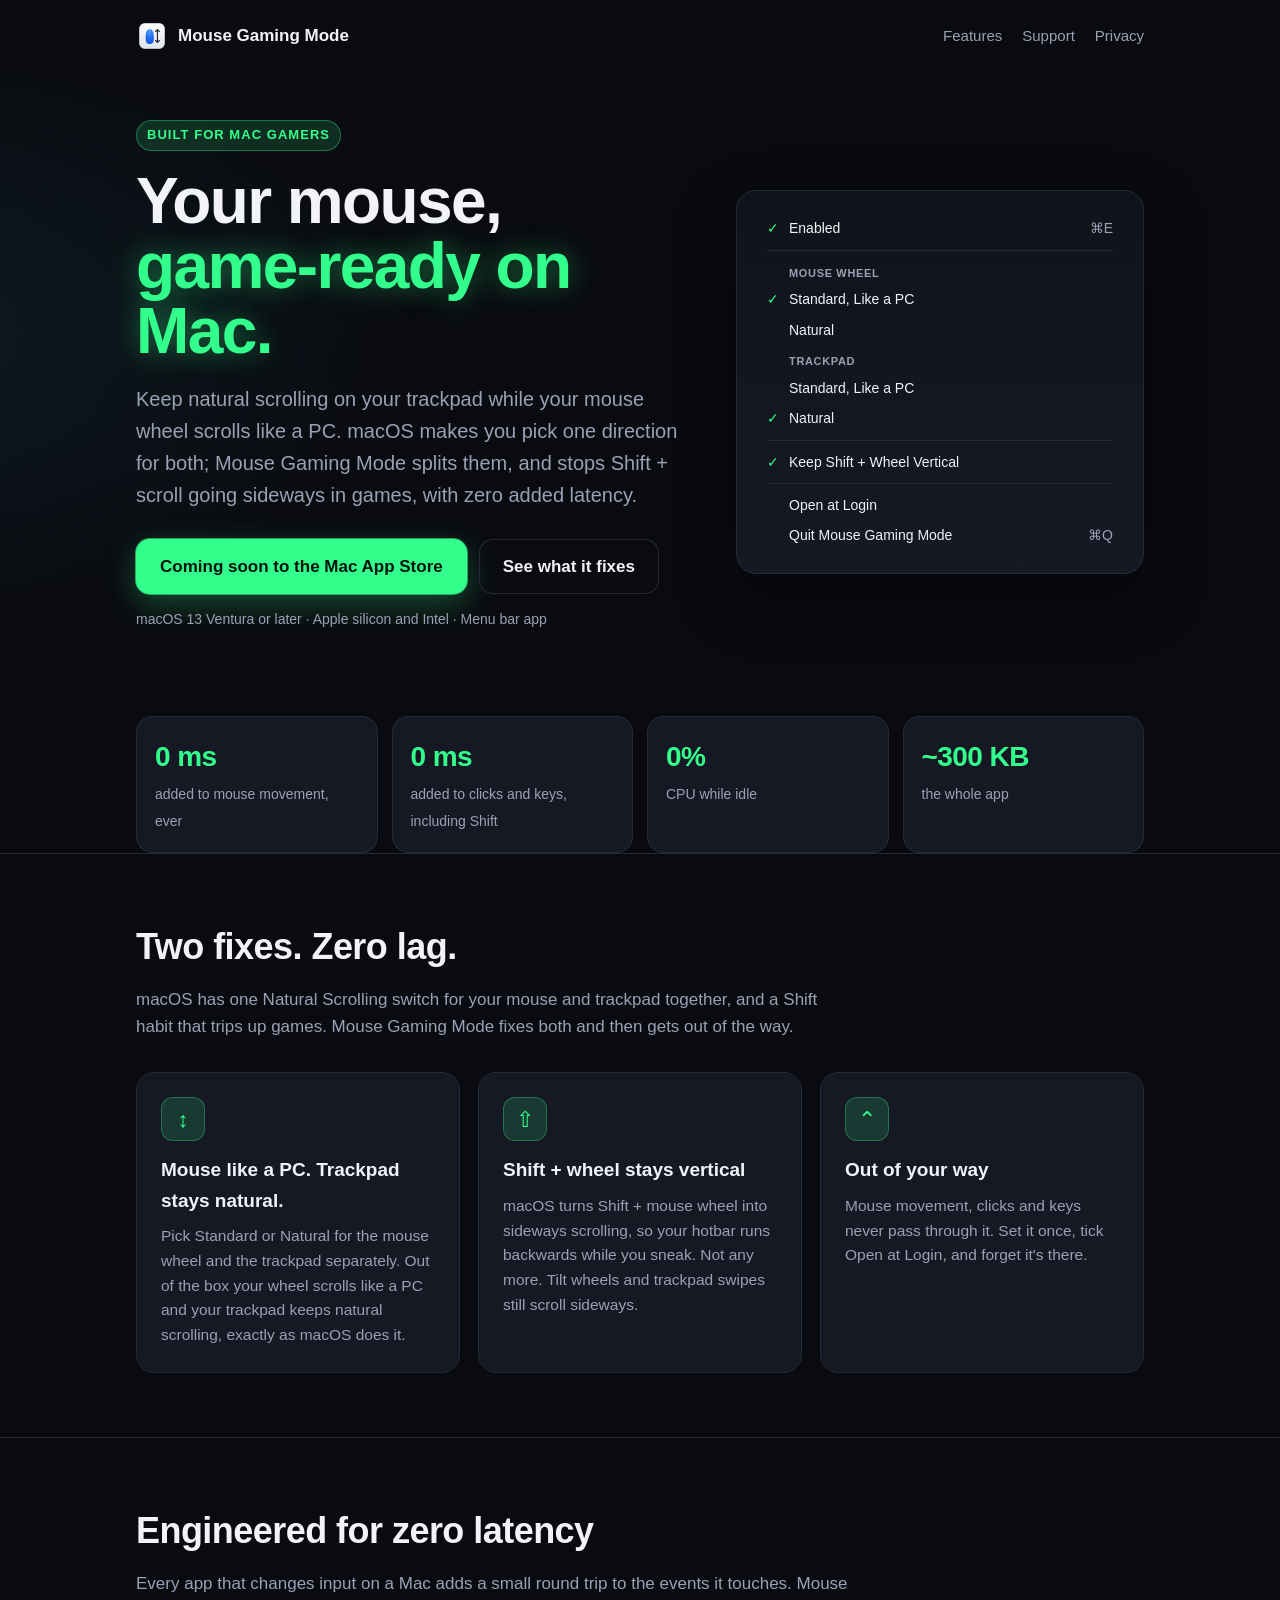
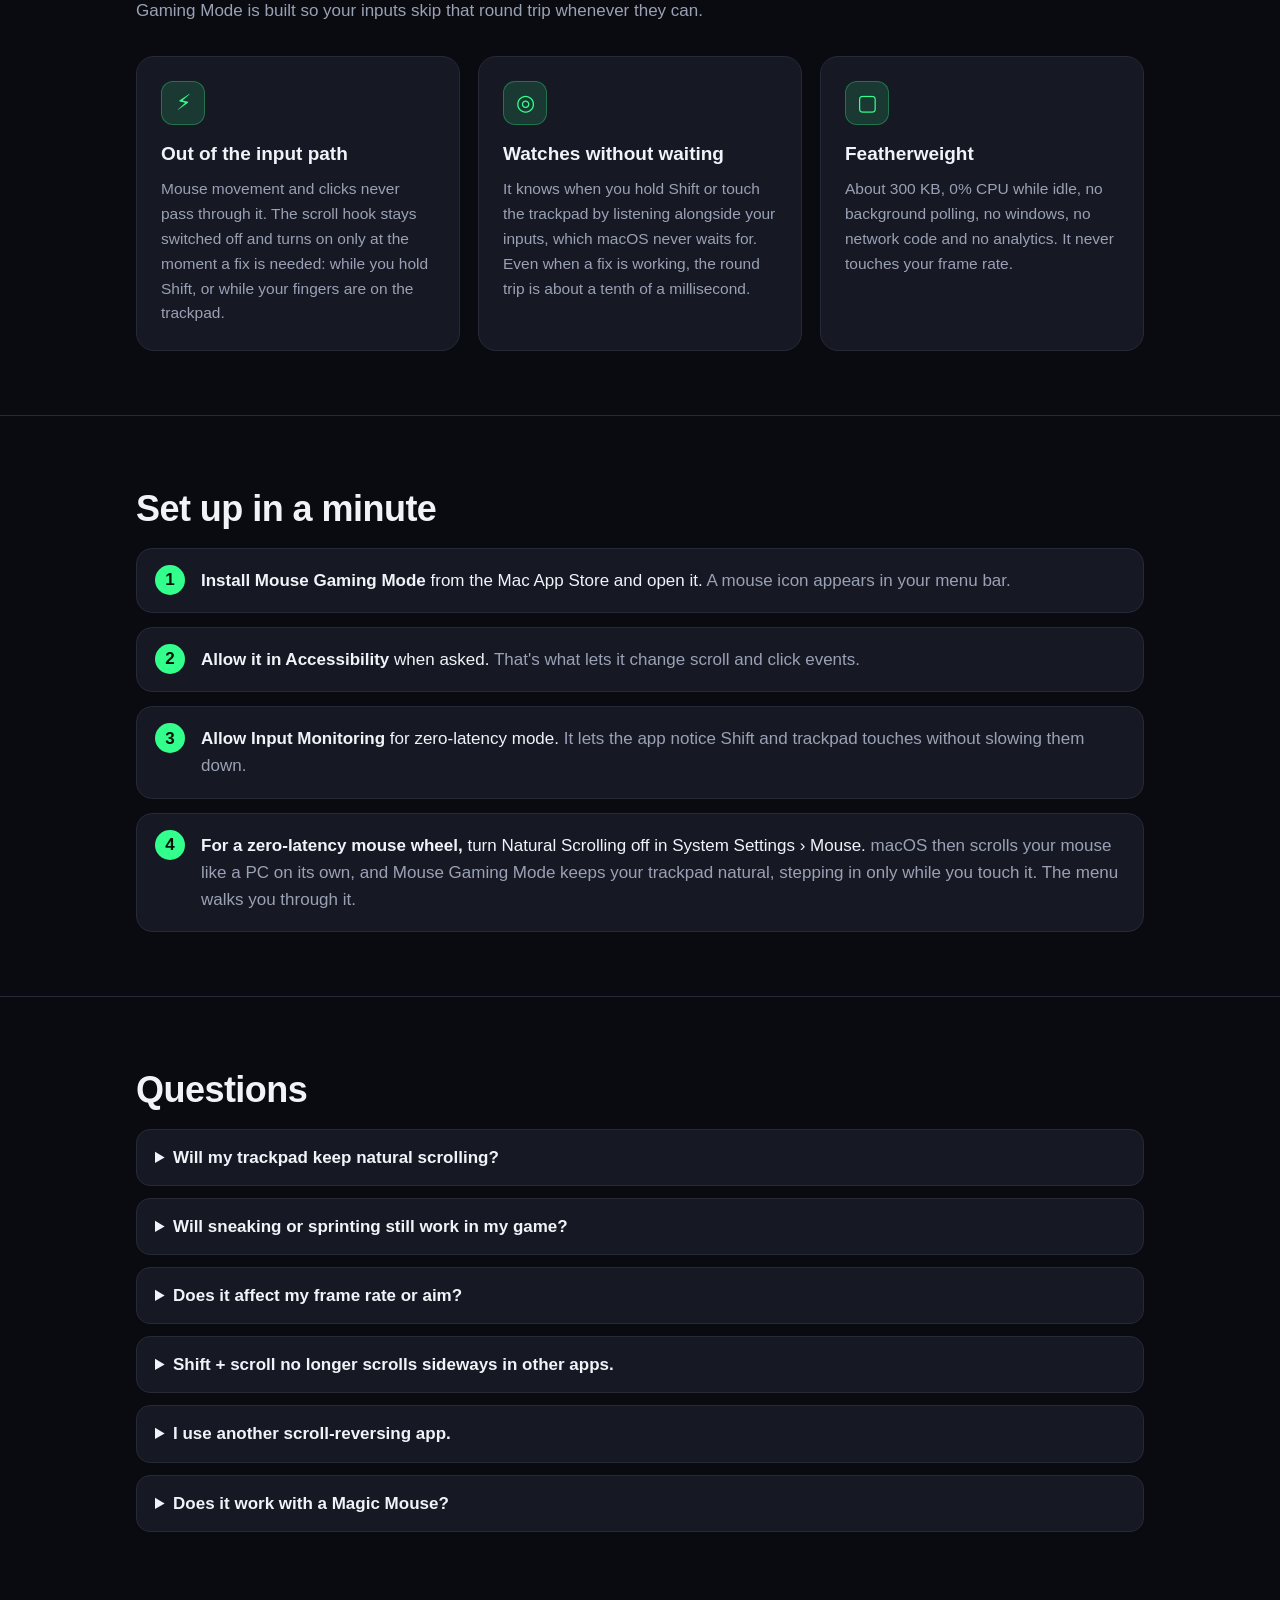
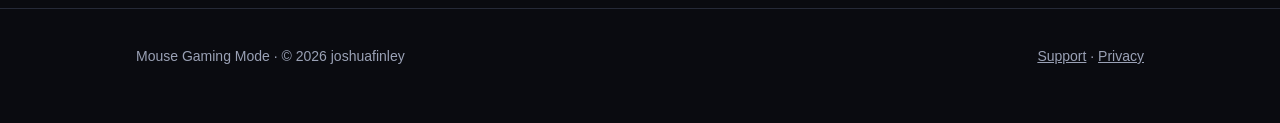
<file: index.html>
<!doctype html>
<html lang="en">
<head>
<meta charset="utf-8">
<meta name="viewport" content="width=device-width, initial-scale=1">
<title>Mouse Gaming Mode for Mac</title>
<meta name="description" content="Keep natural scrolling on your trackpad while your mouse wheel scrolls like a PC. Mouse Gaming Mode splits the Mac's shared scroll direction, with zero added latency, and keeps Shift + scroll vertical in games.">
<meta property="og:title" content="Mouse Gaming Mode: your mouse, game-ready on Mac">
<meta property="og:description" content="Natural scrolling on your trackpad, PC-style scrolling on your mouse wheel, zero added latency.">
<meta property="og:image" content="https://joshuafinley.github.io/mouse-gaming-mode/icon.png">
<link rel="icon" href="icon.png">
<link rel="stylesheet" href="style.css">
</head>
<body>
<div class="wrap">
  <nav>
    <a class="brand" href="./"><img src="icon.png" alt="" width="32" height="32">Mouse Gaming Mode</a>
    <div class="links"><a href="#features">Features</a><a href="support.html">Support</a><a href="privacy.html">Privacy</a></div>
  </nav>

  <header class="hero">
    <div>
      <span class="eyebrow">Built for Mac gamers</span>
      <h1>Your mouse,<br><span class="neon">game‑ready on Mac.</span></h1>
      <p class="lead">Keep natural scrolling on your trackpad while your mouse wheel scrolls like a PC. macOS makes you pick one direction for both; Mouse Gaming Mode splits them, and stops Shift + scroll going sideways in games, with zero added latency.</p>
      <div class="cta">
        <a class="button" aria-disabled="true">Coming soon to the Mac App Store</a>
        <a class="button ghost" href="#features">See what it fixes</a>
      </div>
      <p class="meta">macOS 13 Ventura or later · Apple silicon and Intel · Menu bar app</p>
    </div>
    <div class="panel menu" aria-label="The Mouse Gaming Mode menu">
      <div class="row"><span class="tick">✓</span><span>Enabled</span><span class="key">⌘E</span></div>
      <div class="sep"></div>
      <div class="head">MOUSE WHEEL</div>
      <div class="row"><span class="tick">✓</span><span>Standard, Like a PC</span><span></span></div>
      <div class="row"><span class="tick"></span><span>Natural</span><span></span></div>
      <div class="head">TRACKPAD</div>
      <div class="row"><span class="tick"></span><span>Standard, Like a PC</span><span></span></div>
      <div class="row"><span class="tick">✓</span><span>Natural</span><span></span></div>
      <div class="sep"></div>
      <div class="row"><span class="tick">✓</span><span>Keep Shift + Wheel Vertical</span><span></span></div>
      <div class="sep"></div>
      <div class="row"><span class="tick"></span><span>Open at Login</span><span></span></div>
      <div class="row"><span class="tick"></span><span>Quit Mouse Gaming Mode</span><span class="key">⌘Q</span></div>
    </div>
  </header>

  <div class="stats">
    <div class="stat"><b>0 ms</b><span>added to mouse movement, ever</span></div>
    <div class="stat"><b>0 ms</b><span>added to clicks and keys, including Shift</span></div>
    <div class="stat"><b>0%</b><span>CPU while idle</span></div>
    <div class="stat"><b>~300 KB</b><span>the whole app</span></div>
  </div>
</div>

<section id="features">
  <div class="wrap">
    <h2>Two fixes. Zero lag.</h2>
    <p class="sub">macOS has one Natural Scrolling switch for your mouse and trackpad together, and a Shift habit that trips up games. Mouse Gaming Mode fixes both and then gets out of the way.</p>
    <div class="cards">
      <article class="card">
        <div class="glyph" aria-hidden="true">↕︎</div>
        <h3>Mouse like a PC. Trackpad stays natural.</h3>
        <p>Pick Standard or Natural for the mouse wheel and the trackpad separately. Out of the box your wheel scrolls like a PC and your trackpad keeps natural scrolling, exactly as macOS does it.</p>
      </article>
      <article class="card">
        <div class="glyph" aria-hidden="true">⇧</div>
        <h3>Shift + wheel stays vertical</h3>
        <p>macOS turns Shift + mouse wheel into sideways scrolling, so your hotbar runs backwards while you sneak. Not any more. Tilt wheels and trackpad swipes still scroll sideways.</p>
      </article>
      <article class="card">
        <div class="glyph" aria-hidden="true">⌃</div>
        <h3>Out of your way</h3>
        <p>Mouse movement, clicks and keys never pass through it. Set it once, tick Open at Login, and forget it's there.</p>
      </article>
    </div>
  </div>
</section>

<section>
  <div class="wrap">
    <h2>Engineered for zero latency</h2>
    <p class="sub">Every app that changes input on a Mac adds a small round trip to the events it touches. Mouse Gaming Mode is built so your inputs skip that round trip whenever they can.</p>
    <div class="cards">
      <article class="card">
        <div class="glyph" aria-hidden="true">⚡︎</div>
        <h3>Out of the input path</h3>
        <p>Mouse movement and clicks never pass through it. The scroll hook stays switched off and turns on only at the moment a fix is needed: while you hold Shift, or while your fingers are on the trackpad.</p>
      </article>
      <article class="card">
        <div class="glyph" aria-hidden="true">◎</div>
        <h3>Watches without waiting</h3>
        <p>It knows when you hold Shift or touch the trackpad by listening alongside your inputs, which macOS never waits for. Even when a fix is working, the round trip is about a tenth of a millisecond.</p>
      </article>
      <article class="card">
        <div class="glyph" aria-hidden="true">▢</div>
        <h3>Featherweight</h3>
        <p>About 300 KB, 0% CPU while idle, no background polling, no windows, no network code and no analytics. It never touches your frame rate.</p>
      </article>
    </div>
  </div>
</section>

<section>
  <div class="wrap">
    <h2>Set up in a minute</h2>
    <ol class="steps">
      <li><strong>Install Mouse Gaming Mode</strong> from the Mac App Store and open it. <span>A mouse icon appears in your menu bar.</span></li>
      <li><strong>Allow it in Accessibility</strong> when asked. <span>That's what lets it change scroll and click events.</span></li>
      <li><strong>Allow Input Monitoring</strong> for zero-latency mode. <span>It lets the app notice Shift and trackpad touches without slowing them down.</span></li>
      <li><strong>For a zero-latency mouse wheel,</strong> turn Natural Scrolling off in System Settings › Mouse. <span>macOS then scrolls your mouse like a PC on its own, and Mouse Gaming Mode keeps your trackpad natural, stepping in only while you touch it. The menu walks you through it.</span></li>
    </ol>
  </div>
</section>

<section>
  <div class="wrap">
    <h2>Questions</h2>
    <details>
      <summary>Will my trackpad keep natural scrolling?</summary>
      <p>Yes. That's the point: macOS has a single Natural Scrolling switch for your mouse and trackpad together, and Mouse Gaming Mode splits them. Your trackpad keeps natural scrolling while your mouse wheel scrolls like a PC, or set each one the other way round.</p>
    </details>
    <details>
      <summary>Will sneaking or sprinting still work in my game?</summary>
      <p>Yes. Games read the Shift key directly. Mouse Gaming Mode only removes Shift from the scroll event itself, which is what macOS uses to turn a scroll sideways.</p>
    </details>
    <details>
      <summary>Does it affect my frame rate or aim?</summary>
      <p>No. It never sees mouse movement, uses no CPU while idle and draws nothing but its menu bar icon.</p>
    </details>
    <details>
      <summary>Shift + scroll no longer scrolls sideways in other apps.</summary>
      <p>That's the fix doing its job everywhere. If you rely on Shift + scroll for sideways scrolling, switch off Keep Shift + Wheel Vertical when you're not gaming.</p>
    </details>
    <details>
      <summary>I use another scroll-reversing app.</summary>
      <p>Quit it first, otherwise both reverse your scrolling and it ends up back where it started.</p>
    </details>
    <details>
      <summary>Does it work with a Magic Mouse?</summary>
      <p>A Magic Mouse scrolls smoothly, like a trackpad, so the App Store edition can't tell the two apart: a Magic Mouse follows your Trackpad setting.</p>
    </details>
  </div>
</section>

<footer>
  <div class="wrap">
    <span>Mouse Gaming Mode · © 2026 joshuafinley</span>
    <span><a href="support.html">Support</a> · <a href="privacy.html">Privacy</a></span>
  </div>
</footer>
</body>
</html>
</file>
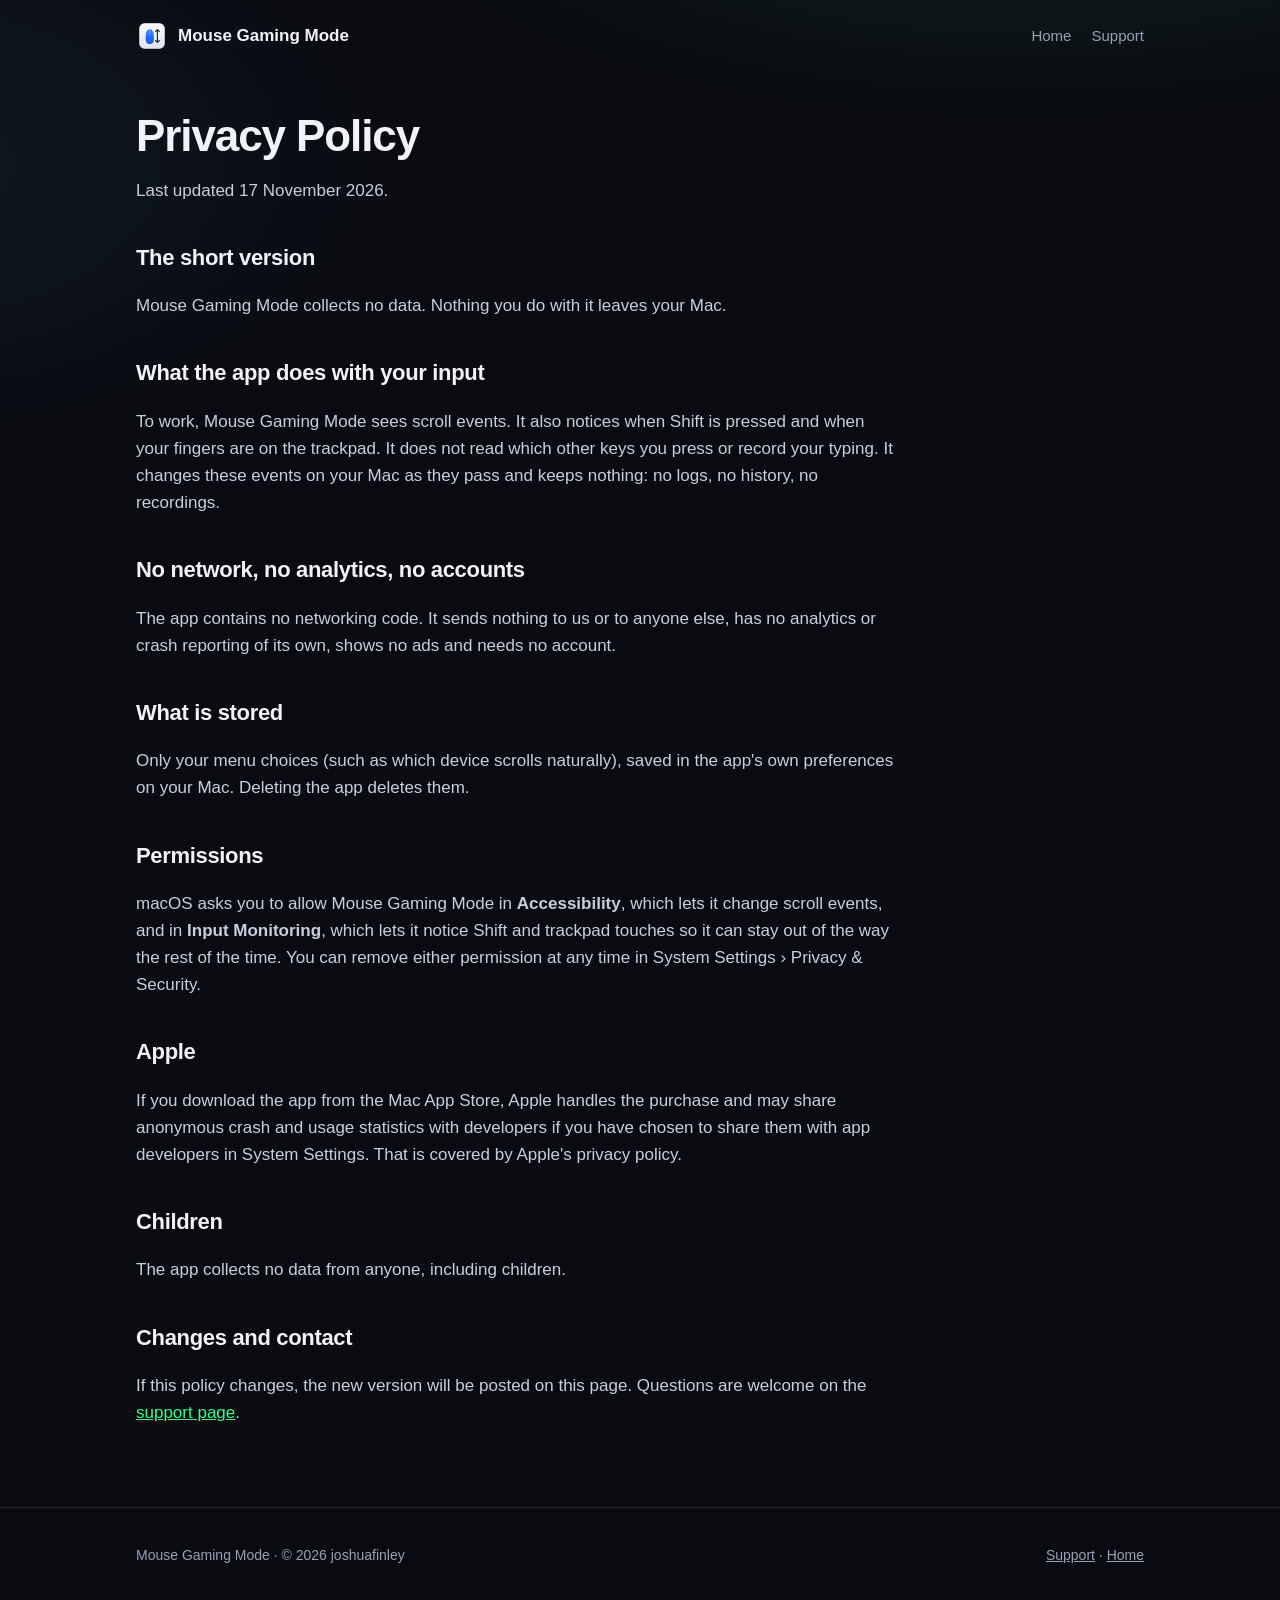
<file: privacy.html>
<!doctype html>
<html lang="en">
<head>
<meta charset="utf-8">
<meta name="viewport" content="width=device-width, initial-scale=1">
<title>Privacy Policy · Mouse Gaming Mode</title>
<meta name="description" content="Mouse Gaming Mode collects no data. It has no network code, no analytics and no accounts.">
<link rel="icon" href="icon.png">
<link rel="stylesheet" href="style.css">
</head>
<body>
<div class="wrap">
  <nav>
    <a class="brand" href="./"><img src="icon.png" alt="" width="32" height="32">Mouse Gaming Mode</a>
    <div class="links"><a href="./">Home</a><a href="support.html">Support</a></div>
  </nav>
  <main class="prose">
    <h1>Privacy Policy</h1>
    <p>Last updated 17 November 2026.</p>

    <h2>The short version</h2>
    <p>Mouse Gaming Mode collects no data. Nothing you do with it leaves your Mac.</p>

    <h2>What the app does with your input</h2>
    <p>To work, Mouse Gaming Mode sees scroll events. It also notices when Shift is pressed and when your fingers are on the trackpad. It does not read which other keys you press or record your typing. It changes these events on your Mac as they pass and keeps nothing: no logs, no history, no recordings.</p>

    <h2>No network, no analytics, no accounts</h2>
    <p>The app contains no networking code. It sends nothing to us or to anyone else, has no analytics or crash reporting of its own, shows no ads and needs no account.</p>

    <h2>What is stored</h2>
    <p>Only your menu choices (such as which device scrolls naturally), saved in the app's own preferences on your Mac. Deleting the app deletes them.</p>

    <h2>Permissions</h2>
    <p>macOS asks you to allow Mouse Gaming Mode in <strong>Accessibility</strong>, which lets it change scroll events, and in <strong>Input Monitoring</strong>, which lets it notice Shift and trackpad touches so it can stay out of the way the rest of the time. You can remove either permission at any time in System Settings › Privacy &amp; Security.</p>

    <h2>Apple</h2>
    <p>If you download the app from the Mac App Store, Apple handles the purchase and may share anonymous crash and usage statistics with developers if you have chosen to share them with app developers in System Settings. That is covered by Apple's privacy policy.</p>

    <h2>Children</h2>
    <p>The app collects no data from anyone, including children.</p>

    <h2>Changes and contact</h2>
    <p>If this policy changes, the new version will be posted on this page. Questions are welcome on the <a href="support.html">support page</a>.</p>
  </main>
</div>
<footer>
  <div class="wrap">
    <span>Mouse Gaming Mode · © 2026 joshuafinley</span>
    <span><a href="support.html">Support</a> · <a href="./">Home</a></span>
  </div>
</footer>
</body>
</html>
</file>
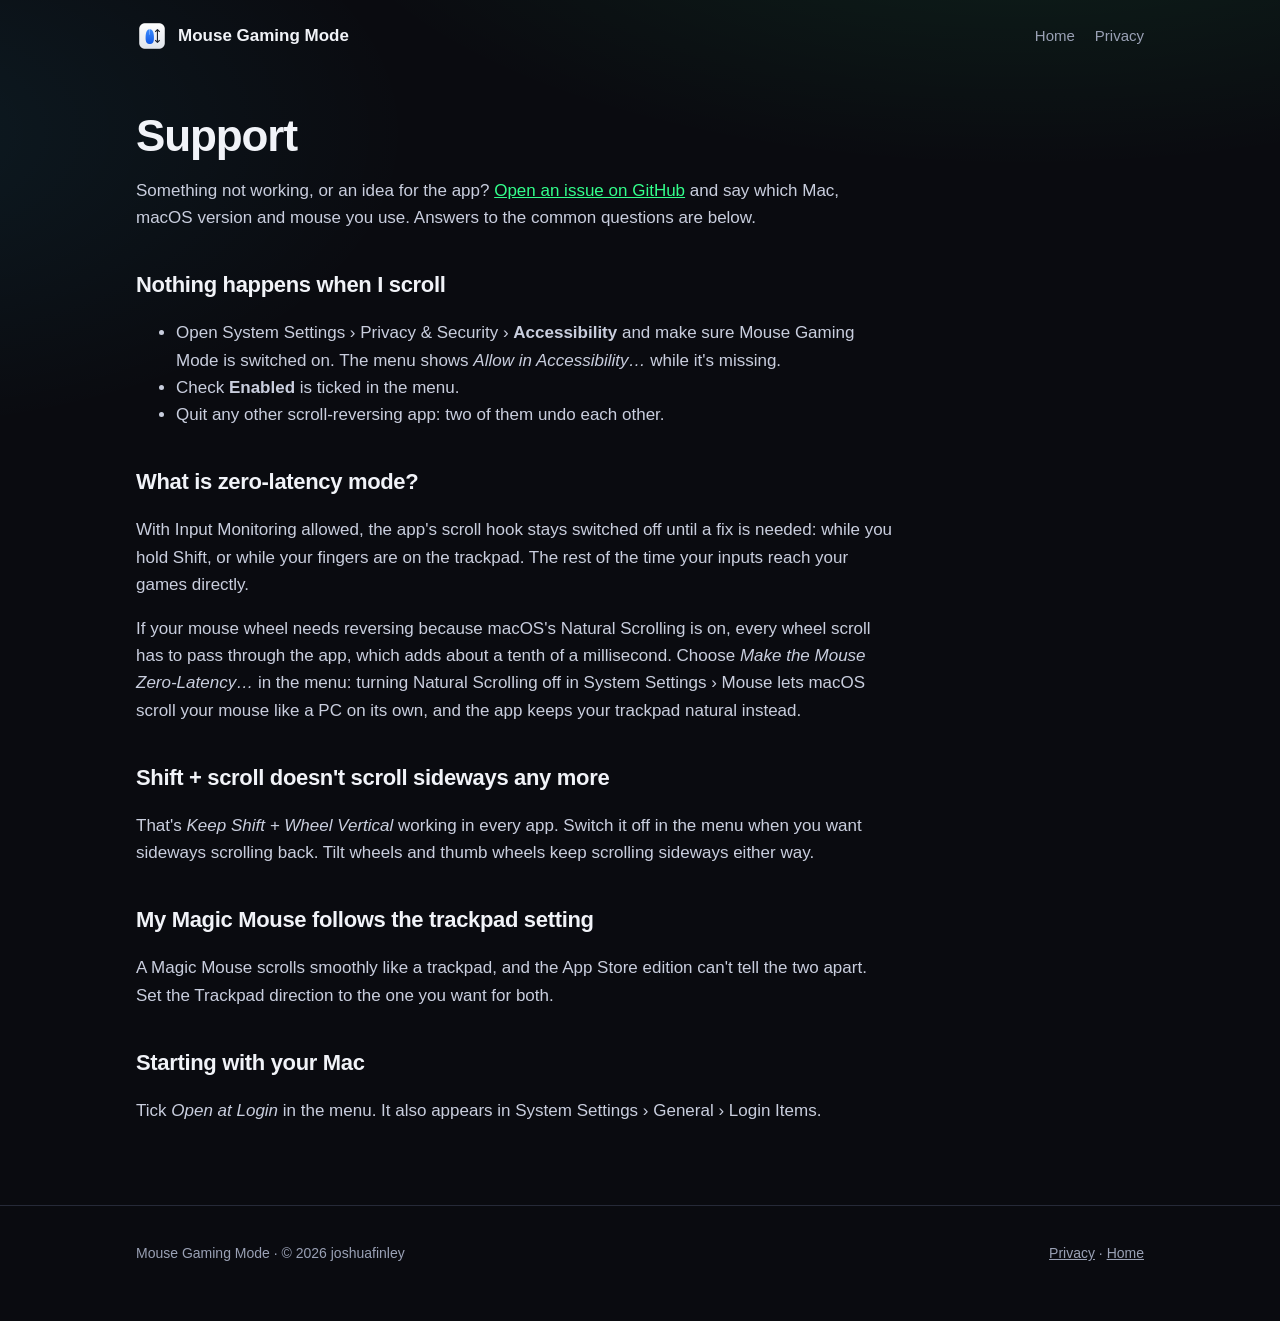
<file: support.html>
<!doctype html>
<html lang="en">
<head>
<meta charset="utf-8">
<meta name="viewport" content="width=device-width, initial-scale=1">
<title>Support · Mouse Gaming Mode</title>
<meta name="description" content="Help with Mouse Gaming Mode: permissions, zero-latency mode and Shift + scroll.">
<link rel="icon" href="icon.png">
<link rel="stylesheet" href="style.css">
</head>
<body>
<div class="wrap">
  <nav>
    <a class="brand" href="./"><img src="icon.png" alt="" width="32" height="32">Mouse Gaming Mode</a>
    <div class="links"><a href="./">Home</a><a href="privacy.html">Privacy</a></div>
  </nav>
  <main class="prose">
    <h1>Support</h1>
    <p>Something not working, or an idea for the app? <a href="https://github.com/joshuafinley/mouse-gaming-mode/issues/new">Open an issue on GitHub</a> and say which Mac, macOS version and mouse you use. Answers to the common questions are below.</p>

    <h2>Nothing happens when I scroll</h2>
    <ul>
      <li>Open System Settings › Privacy &amp; Security › <strong>Accessibility</strong> and make sure Mouse Gaming Mode is switched on. The menu shows <em>Allow in Accessibility…</em> while it's missing.</li>
      <li>Check <strong>Enabled</strong> is ticked in the menu.</li>
      <li>Quit any other scroll-reversing app: two of them undo each other.</li>
    </ul>

    <h2>What is zero-latency mode?</h2>
    <p>With Input Monitoring allowed, the app's scroll hook stays switched off until a fix is needed: while you hold Shift, or while your fingers are on the trackpad. The rest of the time your inputs reach your games directly.</p>
    <p>If your mouse wheel needs reversing because macOS's Natural Scrolling is on, every wheel scroll has to pass through the app, which adds about a tenth of a millisecond. Choose <em>Make the Mouse Zero-Latency…</em> in the menu: turning Natural Scrolling off in System Settings › Mouse lets macOS scroll your mouse like a PC on its own, and the app keeps your trackpad natural instead.</p>

    <h2>Shift + scroll doesn't scroll sideways any more</h2>
    <p>That's <em>Keep Shift + Wheel Vertical</em> working in every app. Switch it off in the menu when you want sideways scrolling back. Tilt wheels and thumb wheels keep scrolling sideways either way.</p>

    <h2>My Magic Mouse follows the trackpad setting</h2>
    <p>A Magic Mouse scrolls smoothly like a trackpad, and the App Store edition can't tell the two apart. Set the Trackpad direction to the one you want for both.</p>

    <h2>Starting with your Mac</h2>
    <p>Tick <em>Open at Login</em> in the menu. It also appears in System Settings › General › Login Items.</p>
  </main>
</div>
<footer>
  <div class="wrap">
    <span>Mouse Gaming Mode · © 2026 joshuafinley</span>
    <span><a href="privacy.html">Privacy</a> · <a href="./">Home</a></span>
  </div>
</footer>
</body>
</html>
</file>
<file: style.css>
:root {
  --bg: #0a0b10;
  --bg-2: #11131b;
  --surface: #161924;
  --line: #262a38;
  --text: #f1f3f8;
  --muted: #9aa1b5;
  --neon: #33ff8c;
  --neon-dim: rgba(51, 255, 140, 0.14);
  --cyan: #2fd7ff;
  color-scheme: dark;
}
* { box-sizing: border-box; }
html { background: var(--bg); }
body {
  margin: 0;
  background:
    radial-gradient(1200px 500px at 80% -10%, rgba(51, 255, 140, 0.10), transparent 60%),
    radial-gradient(900px 500px at -10% 10%, rgba(47, 215, 255, 0.08), transparent 60%),
    var(--bg);
  color: var(--text);
  font: 17px/1.6 -apple-system, BlinkMacSystemFont, "SF Pro Text", "Helvetica Neue", Arial, sans-serif;
  -webkit-font-smoothing: antialiased;
}
a { color: var(--neon); }
.wrap { max-width: 1040px; margin: 0 auto; padding: 0 16px; }

nav { display: flex; align-items: center; justify-content: space-between; padding: 20px 0; }
nav .brand { display: flex; align-items: center; gap: 10px; color: var(--text); text-decoration: none; font-weight: 700; white-space: nowrap; }
nav .brand img { width: 32px; height: 32px; }
nav .links { display: flex; gap: 20px; font-size: 15px; }
nav .links a { color: var(--muted); text-decoration: none; }
nav .links a:hover { color: var(--text); }

.hero { display: grid; grid-template-columns: 1.15fr 0.85fr; gap: 48px; align-items: center; padding: 48px 0 64px; }
.eyebrow {
  display: inline-block; font-size: 13px; font-weight: 700; letter-spacing: 0.08em; text-transform: uppercase;
  color: var(--neon); background: var(--neon-dim); border: 1px solid rgba(51, 255, 140, 0.35);
  padding: 4px 10px; border-radius: 99px;
}
h1 { font-size: clamp(38px, 6.4vw, 64px); line-height: 1.02; letter-spacing: -0.025em; margin: 18px 0 18px; }
h1 .neon { color: var(--neon); text-shadow: 0 0 28px rgba(51, 255, 140, 0.45); }
.lead { font-size: 20px; color: var(--muted); margin: 0 0 28px; max-width: 32em; }
.cta { display: flex; flex-wrap: wrap; gap: 12px; align-items: center; }
.button {
  display: inline-flex; align-items: center; gap: 10px; padding: 14px 24px; border-radius: 14px;
  background: var(--neon); color: #04130a; font-weight: 700; text-decoration: none;
  box-shadow: 0 0 0 1px rgba(51, 255, 140, 0.6), 0 10px 32px rgba(51, 255, 140, 0.28);
}
.button.ghost { background: transparent; color: var(--text); box-shadow: inset 0 0 0 1px var(--line); }
.button[aria-disabled="true"] { cursor: default; }
.meta { color: var(--muted); font-size: 14px; margin-top: 14px; }

.panel {
  background: linear-gradient(180deg, var(--bg-2), var(--surface)); border: 1px solid var(--line);
  border-radius: 20px; padding: 22px; box-shadow: 0 24px 60px rgba(0, 0, 0, 0.45);
}
.menu { font-size: 14px; }
.menu .row { display: grid; grid-template-columns: 18px 1fr auto; gap: 4px; padding: 4px 8px; border-radius: 6px; }
.menu .row:hover { background: rgba(51, 255, 140, 0.16); }
.menu .tick { color: var(--neon); }
.menu .key { color: var(--muted); }
.menu .head { padding: 8px 8px 2px 30px; font-size: 11px; font-weight: 700; letter-spacing: 0.06em; color: var(--muted); }
.menu .sep { height: 1px; background: var(--line); margin: 6px 8px; }

.stats { display: grid; grid-template-columns: repeat(4, 1fr); gap: 14px; margin: 8px 0 0; }
.stat { background: var(--surface); border: 1px solid var(--line); border-radius: 16px; padding: 18px; }
.stat b { display: block; font-size: 28px; color: var(--neon); letter-spacing: -0.02em; }
.stat span { color: var(--muted); font-size: 14px; }

section { padding: 64px 0; border-top: 1px solid var(--line); }
h2 { font-size: clamp(26px, 4vw, 36px); letter-spacing: -0.015em; margin: 0 0 10px; }
.sub { color: var(--muted); margin: 0 0 32px; max-width: 42em; }
.cards { display: grid; grid-template-columns: repeat(3, 1fr); gap: 18px; }
.card { background: var(--surface); border: 1px solid var(--line); border-radius: 18px; padding: 24px; }
.card .glyph {
  width: 44px; height: 44px; border-radius: 12px; display: grid; place-items: center; font-size: 22px;
  color: var(--neon); background: var(--neon-dim); border: 1px solid rgba(51, 255, 140, 0.3); margin-bottom: 14px;
}
.card h3 { margin: 0 0 8px; font-size: 19px; }
.card p { margin: 0; color: var(--muted); font-size: 15.5px; }
.tag { display: inline-block; margin-top: 12px; font-size: 12px; font-weight: 700; padding: 3px 8px; border-radius: 99px; background: var(--bg-2); color: var(--muted); border: 1px solid var(--line); }

ol.steps { counter-reset: step; list-style: none; padding: 0; margin: 0; display: grid; gap: 14px; }
ol.steps li { counter-increment: step; position: relative; padding: 18px 20px 18px 64px; background: var(--surface); border: 1px solid var(--line); border-radius: 16px; }
ol.steps li::before {
  content: counter(step); position: absolute; left: 18px; top: 16px; width: 30px; height: 30px; border-radius: 50%;
  display: grid; place-items: center; background: var(--neon); color: #04130a; font-weight: 800;
}
ol.steps li span { color: var(--muted); }

details { background: var(--surface); border: 1px solid var(--line); border-radius: 14px; padding: 14px 18px; margin-bottom: 12px; }
summary { font-weight: 600; cursor: pointer; }
details p, details ul { color: var(--muted); margin: 10px 0 0; }

.prose { max-width: 760px; padding: 24px 0 64px; }
.prose h1 { font-size: clamp(32px, 5vw, 44px); }
.prose h2 { font-size: 22px; margin-top: 36px; }
.prose p, .prose li { color: #c9cede; }

footer { padding: 36px 0 56px; color: var(--muted); font-size: 14px; border-top: 1px solid var(--line); }
footer .wrap { display: flex; flex-wrap: wrap; gap: 8px 24px; justify-content: space-between; }
footer a { color: var(--muted); }

@media (max-width: 860px) {
  .hero { grid-template-columns: 1fr; padding-top: 24px; gap: 32px; }
  .cards { grid-template-columns: 1fr; }
  .stats { grid-template-columns: repeat(2, 1fr); }
  nav { gap: 12px; }
  nav .links { gap: 12px; font-size: 14px; }
}
</file>
